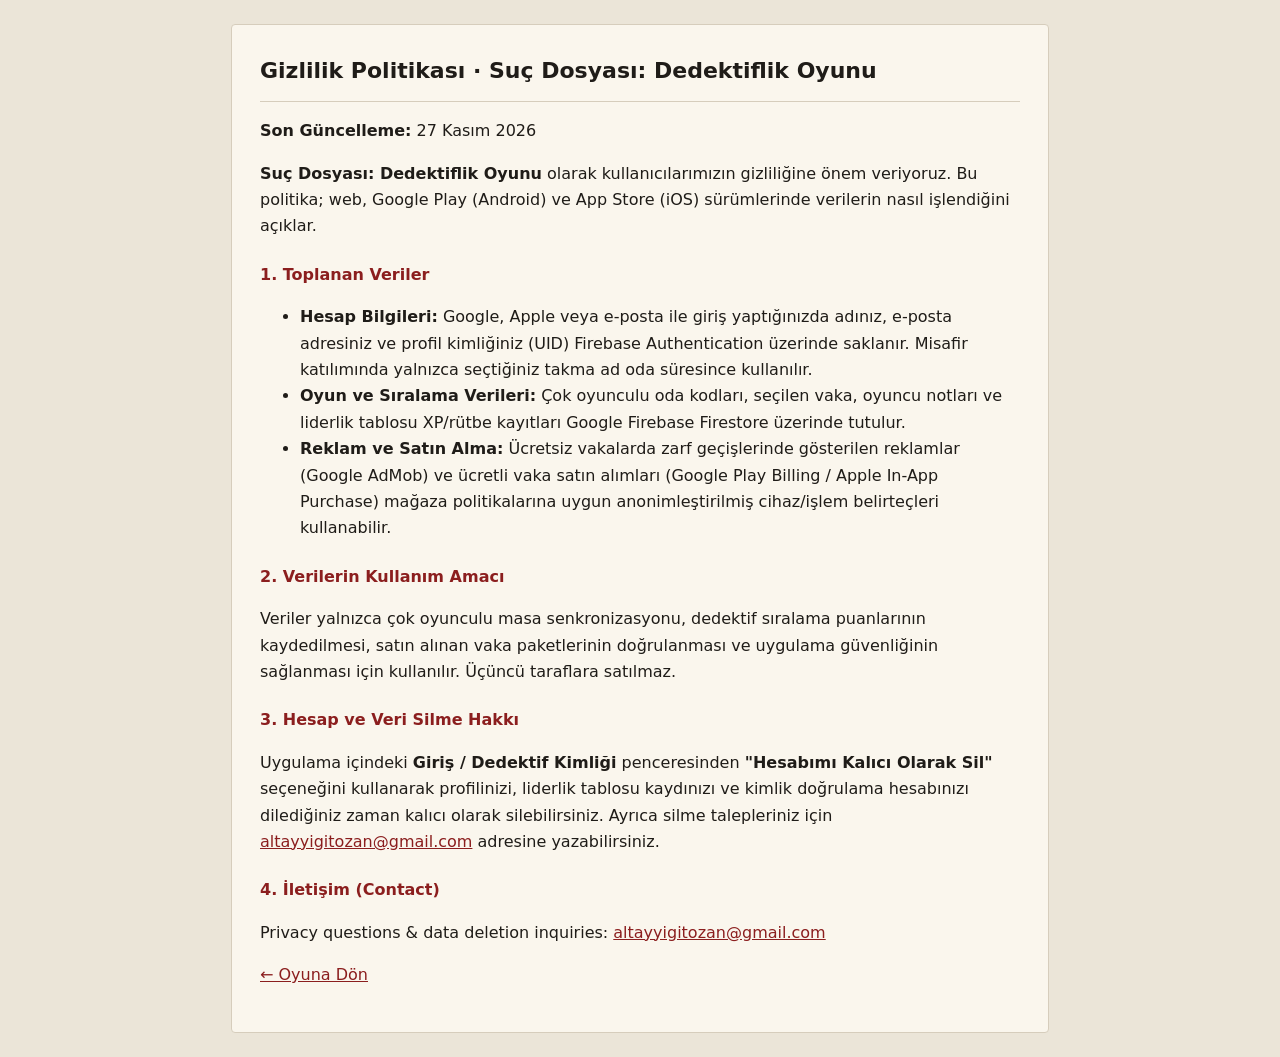
<file: public/privacy.html>
<!doctype html>
<html lang="tr">
<head>
  <meta charset="UTF-8" />
  <meta name="viewport" content="width=device-width, initial-scale=1.0" />
  <title>Gizlilik Politikası — Suç Dosyası: Dedektiflik Oyunu</title>
  <style>
    body { font-family: system-ui, -apple-system, sans-serif; background: #ebe5d8; color: #1f1c18; margin: 0; padding: 24px 16px; line-height: 1.65; }
    main { max-width: 760px; margin: 0 auto; background: #faf6ed; border: 1px solid #d6cdbc; padding: 28px; border-radius: 4px; }
    h1 { font-size: 22px; margin-top: 0; border-bottom: 1px solid #d6cdbc; padding-bottom: 12px; }
    h2 { font-size: 16px; margin-top: 22px; color: #8b1e1e; }
    a { color: #8b1e1e; }
  </style>
</head>
<body>
  <main>
    <h1>Gizlilik Politikası · Suç Dosyası: Dedektiflik Oyunu</h1>
    <p><strong>Son Güncelleme:</strong> 27 Kasım 2026</p>
    <p><strong>Suç Dosyası: Dedektiflik Oyunu</strong> olarak kullanıcılarımızın gizliliğine önem veriyoruz. Bu politika; web, Google Play (Android) ve App Store (iOS) sürümlerinde verilerin nasıl işlendiğini açıklar.</p>

    <h2>1. Toplanan Veriler</h2>
    <ul>
      <li><strong>Hesap Bilgileri:</strong> Google, Apple veya e-posta ile giriş yaptığınızda adınız, e-posta adresiniz ve profil kimliğiniz (UID) Firebase Authentication üzerinde saklanır. Misafir katılımında yalnızca seçtiğiniz takma ad oda süresince kullanılır.</li>
      <li><strong>Oyun ve Sıralama Verileri:</strong> Çok oyunculu oda kodları, seçilen vaka, oyuncu notları ve liderlik tablosu XP/rütbe kayıtları Google Firebase Firestore üzerinde tutulur.</li>
      <li><strong>Reklam ve Satın Alma:</strong> Ücretsiz vakalarda zarf geçişlerinde gösterilen reklamlar (Google AdMob) ve ücretli vaka satın alımları (Google Play Billing / Apple In-App Purchase) mağaza politikalarına uygun anonimleştirilmiş cihaz/işlem belirteçleri kullanabilir.</li>
    </ul>

    <h2>2. Verilerin Kullanım Amacı</h2>
    <p>Veriler yalnızca çok oyunculu masa senkronizasyonu, dedektif sıralama puanlarının kaydedilmesi, satın alınan vaka paketlerinin doğrulanması ve uygulama güvenliğinin sağlanması için kullanılır. Üçüncü taraflara satılmaz.</p>

    <h2>3. Hesap ve Veri Silme Hakkı</h2>
    <p>Uygulama içindeki <strong>Giriş / Dedektif Kimliği</strong> penceresinden <strong>"Hesabımı Kalıcı Olarak Sil"</strong> seçeneğini kullanarak profilinizi, liderlik tablosu kaydınızı ve kimlik doğrulama hesabınızı dilediğiniz zaman kalıcı olarak silebilirsiniz. Ayrıca silme talepleriniz için <a href="mailto:altayyigitozan@gmail.com">altayyigitozan@gmail.com</a> adresine yazabilirsiniz.</p>

    <h2>4. İletişim (Contact)</h2>
    <p>Privacy questions &amp; data deletion inquiries: <a href="mailto:altayyigitozan@gmail.com">altayyigitozan@gmail.com</a></p>
    <p><a href="/">← Oyuna Dön</a></p>
  </main>
</body>
</html>
</file>
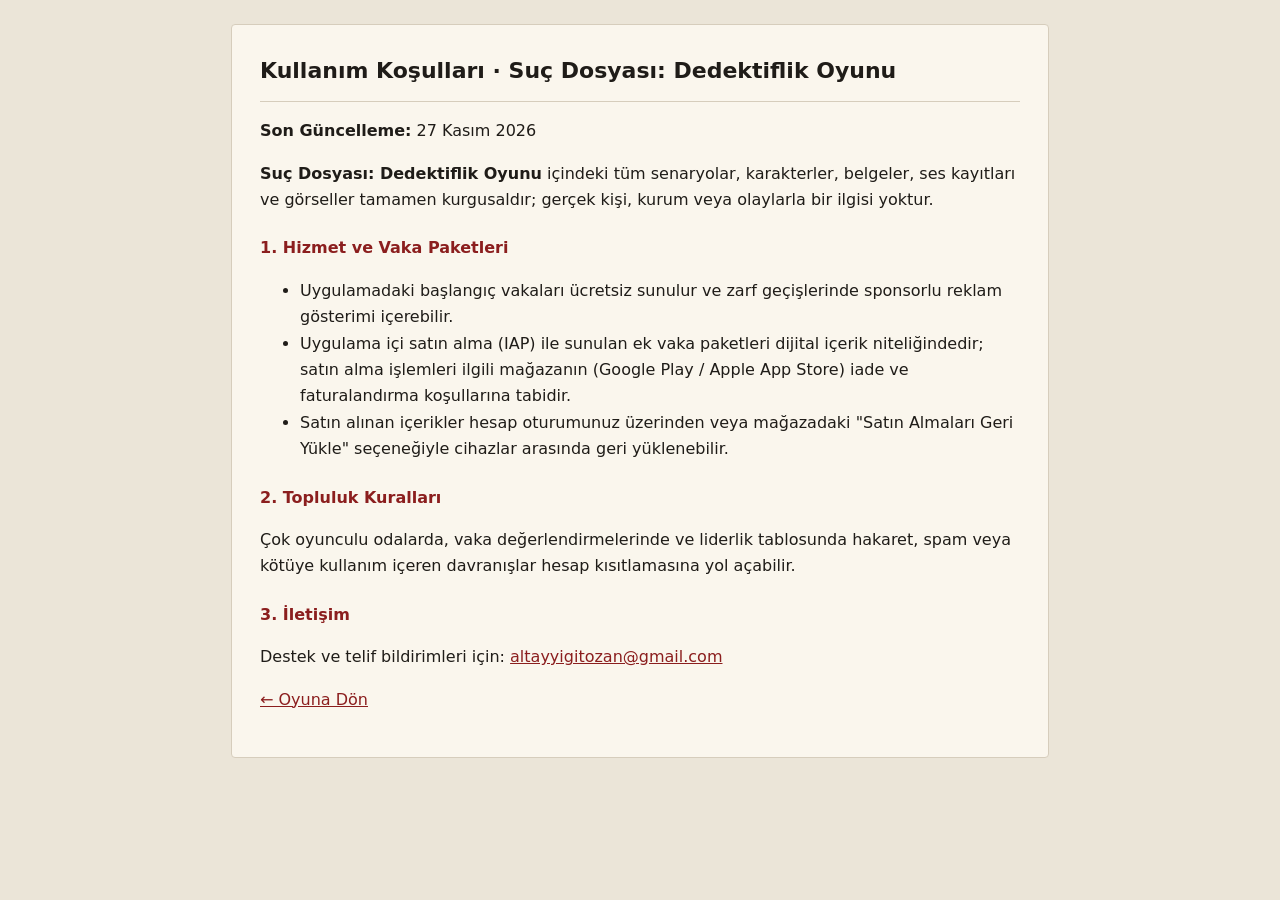
<file: public/terms.html>
<!doctype html>
<html lang="tr">
<head>
  <meta charset="UTF-8" />
  <meta name="viewport" content="width=device-width, initial-scale=1.0" />
  <title>Kullanım Koşulları — Suç Dosyası: Dedektiflik Oyunu</title>
  <style>
    body { font-family: system-ui, -apple-system, sans-serif; background: #ebe5d8; color: #1f1c18; margin: 0; padding: 24px 16px; line-height: 1.65; }
    main { max-width: 760px; margin: 0 auto; background: #faf6ed; border: 1px solid #d6cdbc; padding: 28px; border-radius: 4px; }
    h1 { font-size: 22px; margin-top: 0; border-bottom: 1px solid #d6cdbc; padding-bottom: 12px; }
    h2 { font-size: 16px; margin-top: 22px; color: #8b1e1e; }
    a { color: #8b1e1e; }
  </style>
</head>
<body>
  <main>
    <h1>Kullanım Koşulları · Suç Dosyası: Dedektiflik Oyunu</h1>
    <p><strong>Son Güncelleme:</strong> 27 Kasım 2026</p>
    <p><strong>Suç Dosyası: Dedektiflik Oyunu</strong> içindeki tüm senaryolar, karakterler, belgeler, ses kayıtları ve görseller tamamen kurgusaldır; gerçek kişi, kurum veya olaylarla bir ilgisi yoktur.</p>

    <h2>1. Hizmet ve Vaka Paketleri</h2>
    <ul>
      <li>Uygulamadaki başlangıç vakaları ücretsiz sunulur ve zarf geçişlerinde sponsorlu reklam gösterimi içerebilir.</li>
      <li>Uygulama içi satın alma (IAP) ile sunulan ek vaka paketleri dijital içerik niteliğindedir; satın alma işlemleri ilgili mağazanın (Google Play / Apple App Store) iade ve faturalandırma koşullarına tabidir.</li>
      <li>Satın alınan içerikler hesap oturumunuz üzerinden veya mağazadaki "Satın Almaları Geri Yükle" seçeneğiyle cihazlar arasında geri yüklenebilir.</li>
    </ul>

    <h2>2. Topluluk Kuralları</h2>
    <p>Çok oyunculu odalarda, vaka değerlendirmelerinde ve liderlik tablosunda hakaret, spam veya kötüye kullanım içeren davranışlar hesap kısıtlamasına yol açabilir.</p>

    <h2>3. İletişim</h2>
    <p>Destek ve telif bildirimleri için: <a href="mailto:altayyigitozan@gmail.com">altayyigitozan@gmail.com</a></p>
    <p><a href="/">← Oyuna Dön</a></p>
  </main>
</body>
</html>
</file>
